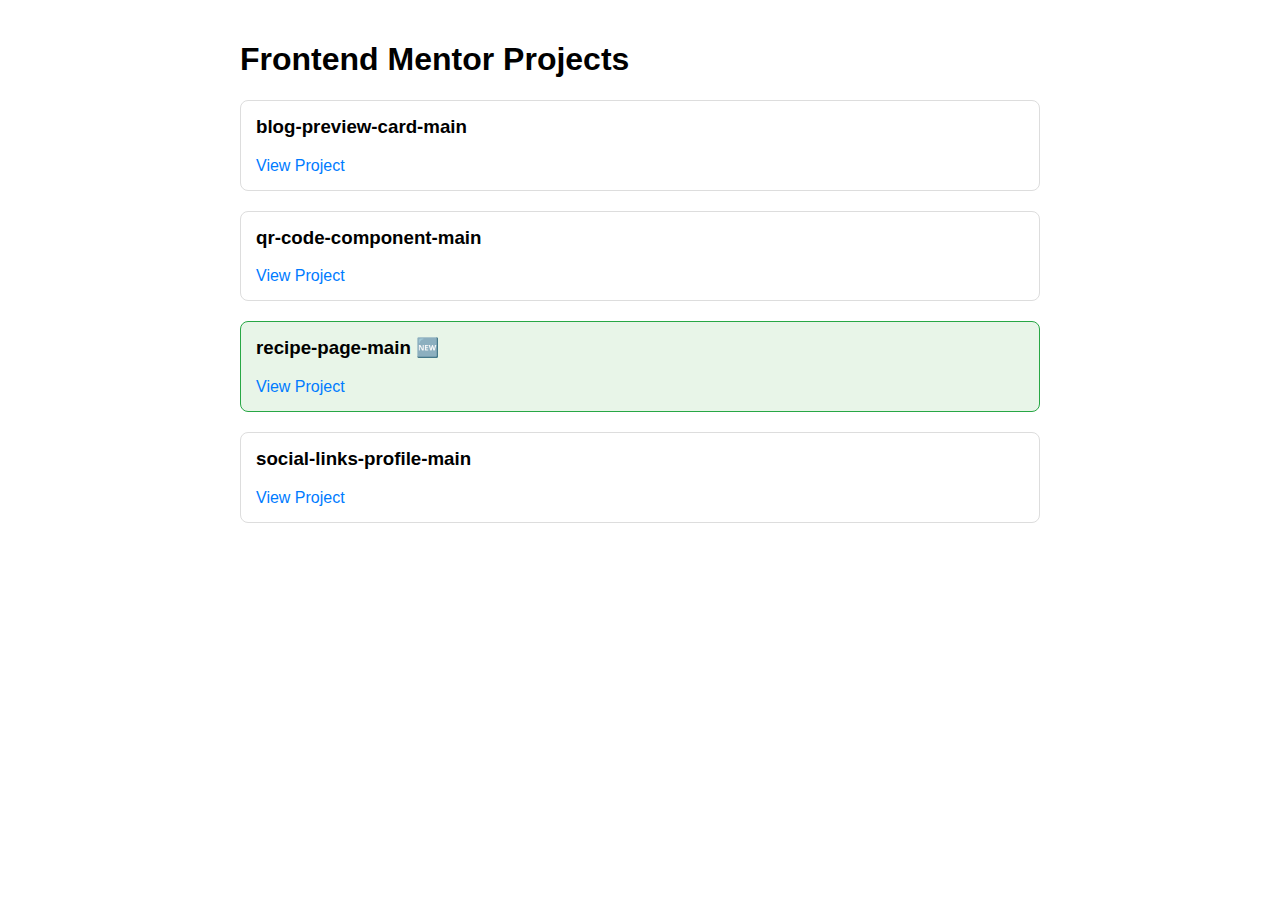
<file: index.html>
<!DOCTYPE html>
<html lang="en">
<head>
    <meta charset="UTF-8">
    <meta name="viewport" content="width=device-width, initial-scale=1.0">
    <title>Frontend Mentor Projects</title>
    <style>
        body { font-family: Arial, sans-serif; max-width: 800px; margin: 0 auto; padding: 20px; }
        .project { margin: 20px 0; padding: 15px; border: 1px solid #ddd; border-radius: 8px; }
        .project h3 { margin-top: 0; }
        .project a { color: #007bff; text-decoration: none; }
        .project a:hover { text-decoration: underline; }
        .updated { background-color: #e8f5e8; border-color: #28a745; }
    </style>
</head>
<body>
    <h1>Frontend Mentor Projects</h1>
    <div id="projects"></div>
    <script>
        // This will be populated by the workflow
    </script>
</body>
</html>
<script>
const projects = [{name:'blog-preview-card-main',updated:''},{name:'qr-code-component-main',updated:''},{name:'recipe-page-main',updated:'updated'},{name:'social-links-profile-main',updated:''}];

const projectsDiv = document.getElementById('projects');
projects.forEach(project => {
    const div = document.createElement('div');
    div.className = 'project' + (project.updated ? ' updated' : '');
    div.innerHTML = `
        <h3>${project.name} ${project.updated ? '🆕' : ''}</h3>
        <a href="./${project.name}/" target="_blank">View Project</a>
    `;
    projectsDiv.appendChild(div);
});
</script>
</body>
</html>
</file>
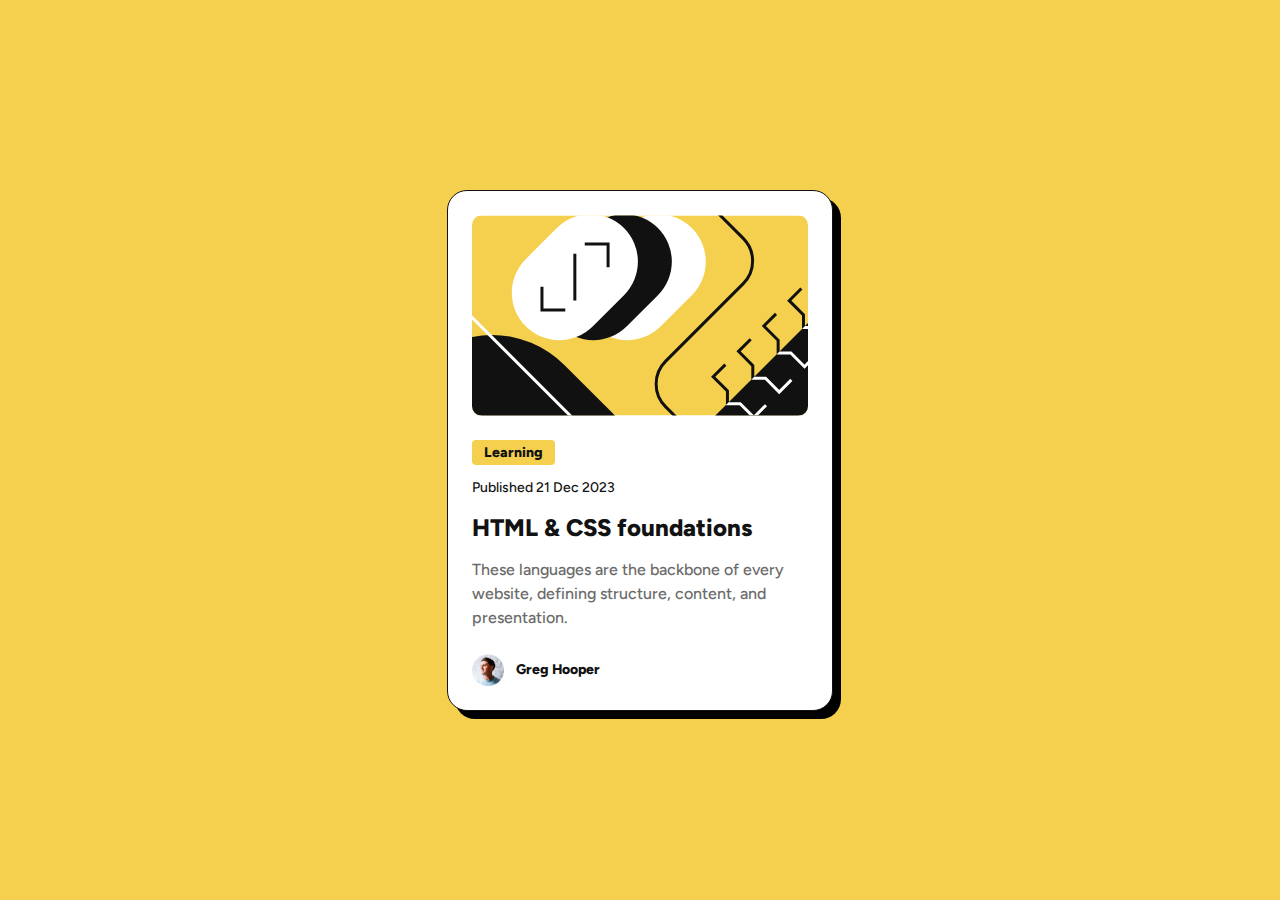
<file: blog-preview-card-main/index.html>
<!DOCTYPE html>
<html lang="en">
  <head>
    <meta charset="UTF-8" />
    <meta name="viewport" content="width=device-width, initial-scale=1.0" />
    <!-- displays site properly based on user's device -->

    <link
      rel="icon"
      type="image/png"
      sizes="32x32"
      href="./assets/images/favicon-32x32.png"
    />

    <title>Frontend Mentor | Blog preview card</title>

    <link rel="stylesheet" href="./styles.css" />
  </head>
  <body>
    <main class="blog-preview-container">
      <section class="blog-preview-card">
        <img
          src="./assets/images/illustration-article.svg"
          alt="illustration-article"
          class="blog-preview-image"
        />
        <div class="content">
          <strong class="tag">Learning</strong>
          <p class="published-date">
            Published <time datetime="2023-12-21">21 Dec 2023</time>
          </p>
          <h2 class="title">HTML & CSS foundations</h2>
          <p class="description">
            These languages are the backbone of every website, defining
            structure, content, and presentation.
          </p>
        </div>
        <div class="author-container">
          <img
            src="./assets/images/image-avatar.webp"
            alt="author-avatar"
            class="author-avatar"
          />
          <span class="author-name">Greg Hooper</span>
        </div>
      </section>
    </main>

    <!-- <div class="attribution">
    Challenge by <a href="https://www.frontendmentor.io?ref=challenge" target="_blank">Frontend Mentor</a>. 
    Coded by <a href="#">Your Name Here</a>.
  </div> -->
  </body>
</html>
</file>
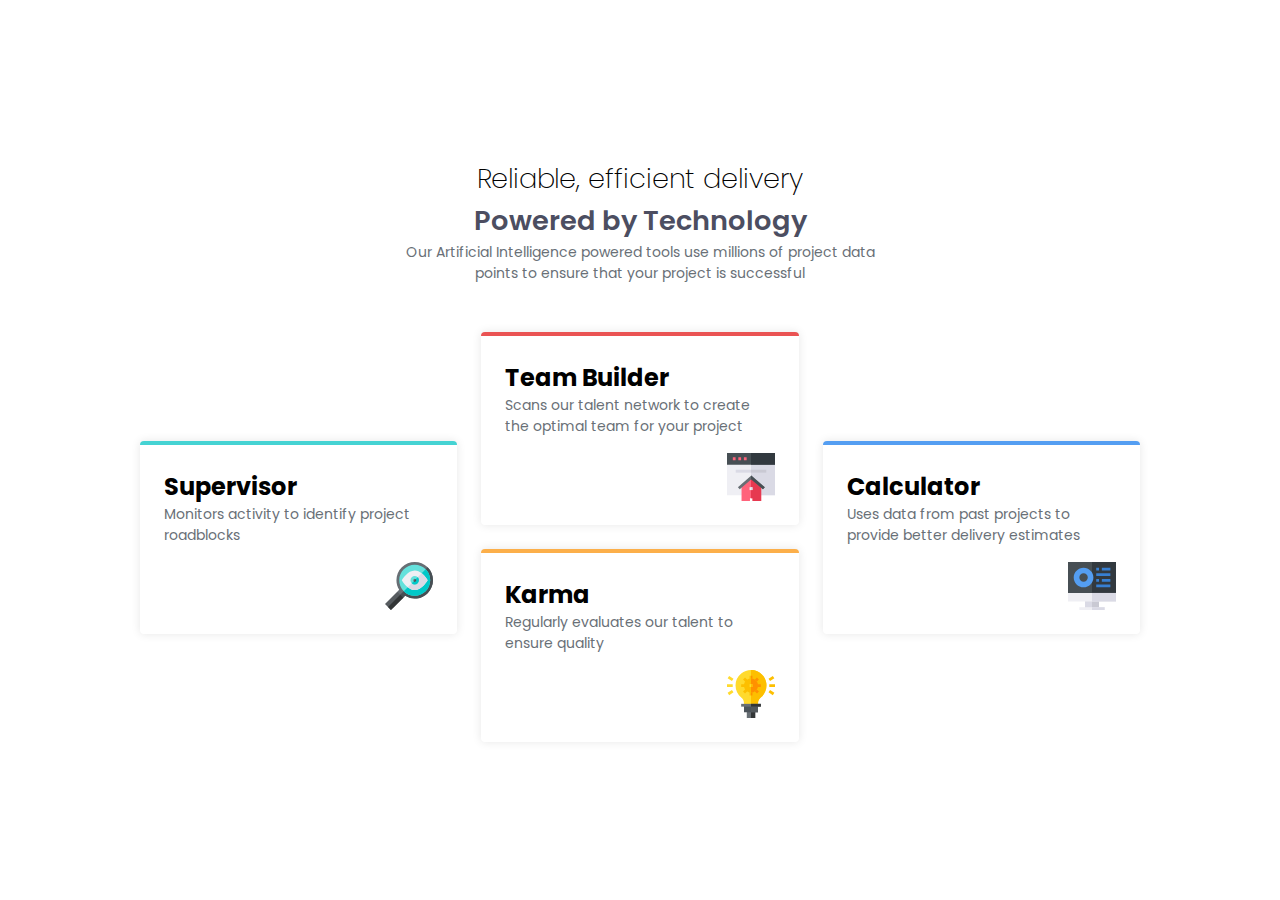
<file: four-card-feature-section-master/index.html>
<!DOCTYPE html>
<html lang="en">
  <head>
    <meta charset="UTF-8" />
    <meta name="viewport" content="width=device-width, initial-scale=1.0" />
    <!-- displays site properly based on user's device -->

    <link
      rel="icon"
      type="image/png"
      sizes="32x32"
      href="./images/favicon-32x32.png"
    />

    <link rel="preconnect" href="https://fonts.googleapis.com" />
    <link rel="preconnect" href="https://fonts.gstatic.com" crossorigin />
    <link
      href="https://fonts.googleapis.com/css2?family=Poppins:ital,wght@0,100;0,200;0,300;0,400;0,500;0,600;0,700;0,800;0,900;1,100;1,200;1,300;1,400;1,500;1,600;1,700;1,800;1,900&display=swap"
      rel="stylesheet"
    />

    <link rel="stylesheet" href="./styles.css" />

    <title>Frontend Mentor | Four card feature section</title>
  </head>
  <body>
    <main class="container">
      <section class="intro">
        <h1>
          <p class="title">Reliable, efficient delivery</p>
          <p class="subtitle">Powered by Technology</p>
        </h1>
        <p class="description">
          Our Artificial Intelligence powered tools use millions of project data
          points to ensure that your project is successful
        </p>
      </section>
      <div class="card-grids">
        <section class="card supervisor-card">
          <h2>Supervisor</h2>
          <p>Monitors activity to identify project roadblocks</p>
          <img
            src="./images/icon-supervisor.svg"
            alt="Supervisor"
            class="card-image"
          />
        </section>

        <section class="card team-builder-card">
          <h2>Team Builder</h2>
          <p>
            Scans our talent network to create the optimal team for your project
          </p>
          <img
            src="./images/icon-team-builder.svg"
            alt="Team Builder"
            class="card-image"
          />
        </section>
        <section class="card karma-card">
          <h2>Karma</h2>
          <p>Regularly evaluates our talent to ensure quality</p>
          <img src="./images/icon-karma.svg" alt="Karma" class="card-image" />
        </section>
        <section class="card calculator-card">
          <h2>Calculator</h2>
          <p>
            Uses data from past projects to provide better delivery estimates
          </p>
          <img
            src="./images/icon-calculator.svg"
            alt="Calculator"
            class="card-image"
          />
        </section>
      </div>
    </main>
  </body>
</html>
</file>
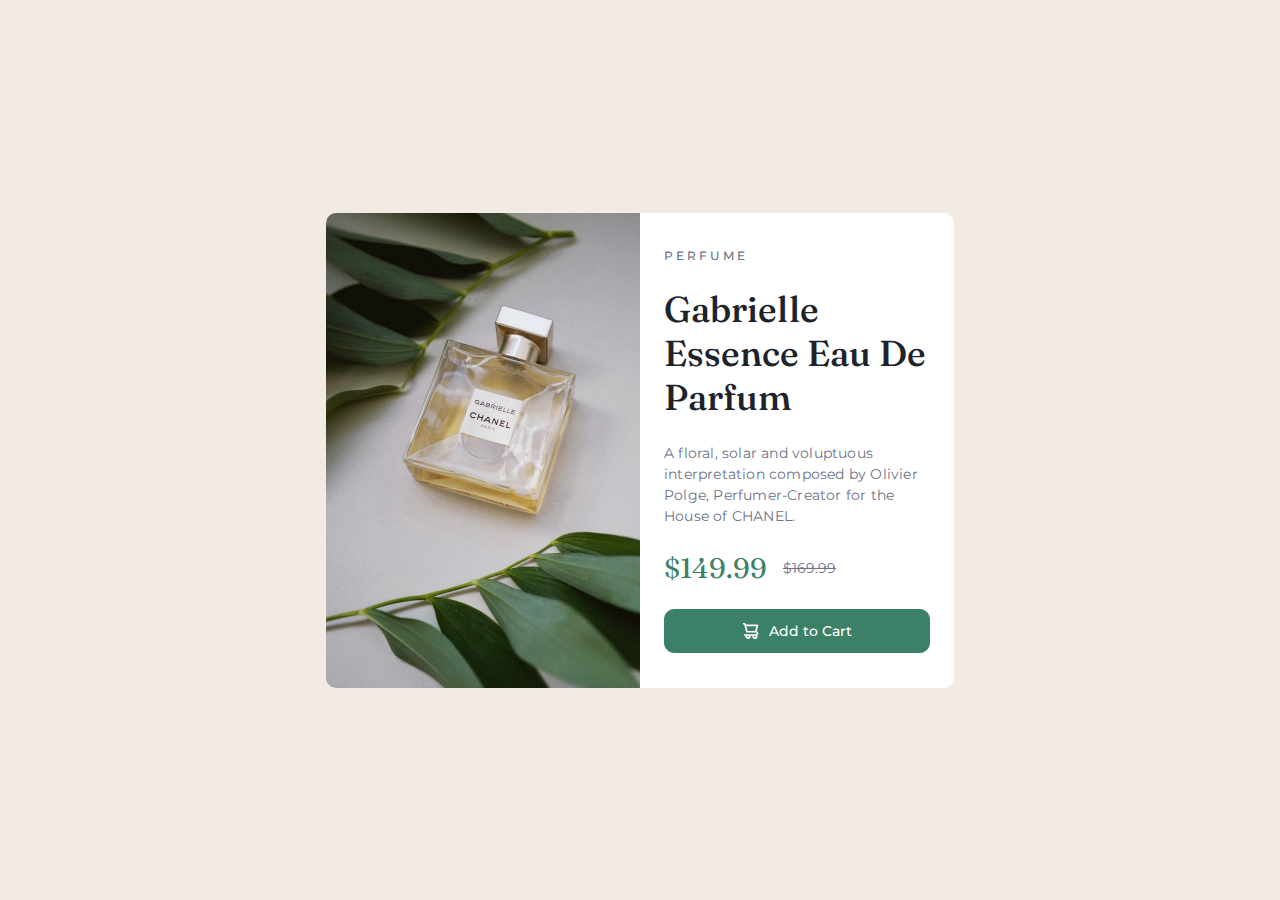
<file: product-preview-card-component/index.html>
<!DOCTYPE html>
<html lang="en">
  <head>
    <meta charset="UTF-8" />
    <meta name="viewport" content="width=device-width, initial-scale=1.0" />
    <!-- displays site properly based on user's device -->

    <link
      rel="icon"
      type="image/png"
      sizes="32x32"
      href="./images/favicon-32x32.png"
    />

    <link rel="stylesheet" href="./styles.css" />
    <link rel="preconnect" href="https://fonts.googleapis.com" />
    <link rel="preconnect" href="https://fonts.gstatic.com" crossorigin />
    <link
      href="https://fonts.googleapis.com/css2?family=Fraunces:wght@700&family=Montserrat:wght@500;700&display=swap"
      rel="stylesheet"
    />

    <title>Frontend Mentor | Product preview card component</title>
  </head>
  <body>
    <main class="main">
      <article class="product-card">
        <picture class="product-image-container">
          <source
            media="(max-width: 600px)"
            srcset="./images/image-product-mobile.jpg"
          />
          <img
            src="./images/image-product-desktop.jpg"
            alt="product"
            class="product-image"
          />
        </picture>
        <section class="product-info">
          <p class="product-category">P E R F U M E</p>
          <h1 class="product-title">Gabrielle Essence Eau De Parfum</h1>
          <p class="product-description">
            A floral, solar and voluptuous interpretation composed by Olivier
            Polge, Perfumer-Creator for the House of CHANEL.
          </p>
          <div class="product-price">
            <p class="product-price-discount">$149.99</p>
            <span class="product-price-original">$169.99</span>
          </div>
          <button class="product-button" type="button">
            <img src="./images/icon-cart.svg" alt="cart" class="card-icon" />
            Add to Cart
          </button>
        </section>
      </article>
    </main>
  </body>
</html>
</file>
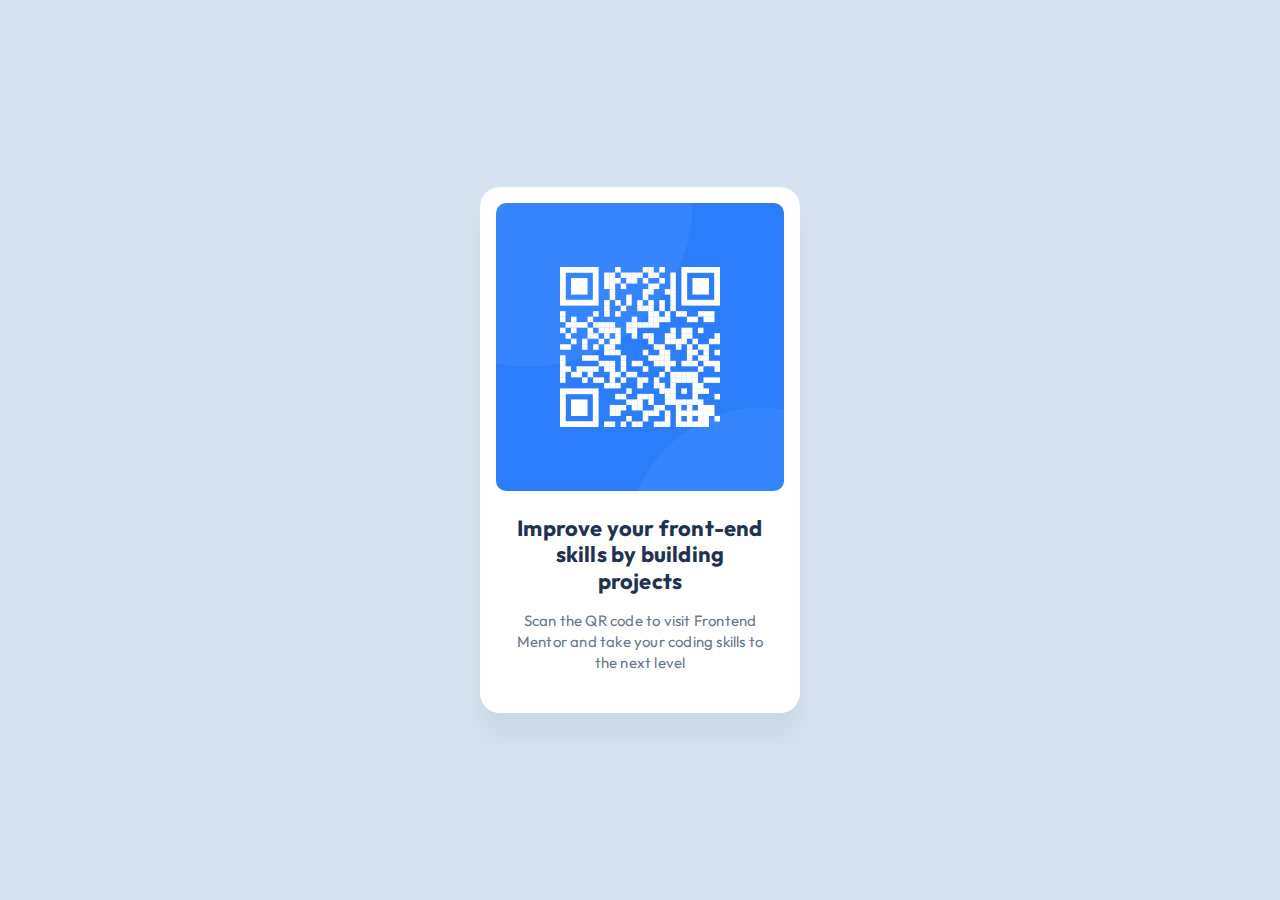
<file: qr-code-component-main/index.html>
<!DOCTYPE html>
<html lang="en">
  <head>
    <meta charset="UTF-8" />
    <meta name="viewport" content="width=device-width, initial-scale=1.0" />
    <!-- displays site properly based on user's device -->

    <link rel="preconnect" href="https://fonts.googleapis.com" />
    <link rel="preconnect" href="https://fonts.gstatic.com" crossorigin />
    <link
      href="https://fonts.googleapis.com/css2?family=Outfit:wght@400;700&display=swap"
      rel="stylesheet"
    />

    <link
      rel="icon"
      type="image/png"
      sizes="32x32"
      href="./images/favicon-32x32.png"
    />

    <title>Frontend Mentor | QR code component</title>

    <!-- Feel free to remove these styles or customise in your own stylesheet 👍 -->
    <link rel="stylesheet" href="styles.css" />
  </head>
  <body>
    <main class="qr-code-container">
      <section class="qr-card">
        <img src="./images/image-qr-code.png" alt="QR code" />
        <div class="qr-code-text">
          <h2>Improve your front-end skills by building projects</h2>
          <p>
            Scan the QR code to visit Frontend Mentor and take your coding
            skills to the next level
          </p>
        </div>
      </section>
    </main>

    <!-- <div class="attribution">
      Challenge by
      <a href="https://www.frontendmentor.io?ref=challenge" target="_blank"
        >Frontend Mentor</a
      >. Coded by <a href="#">Your Name Here</a>.
    </div> -->
  </body>
</html>
</file>
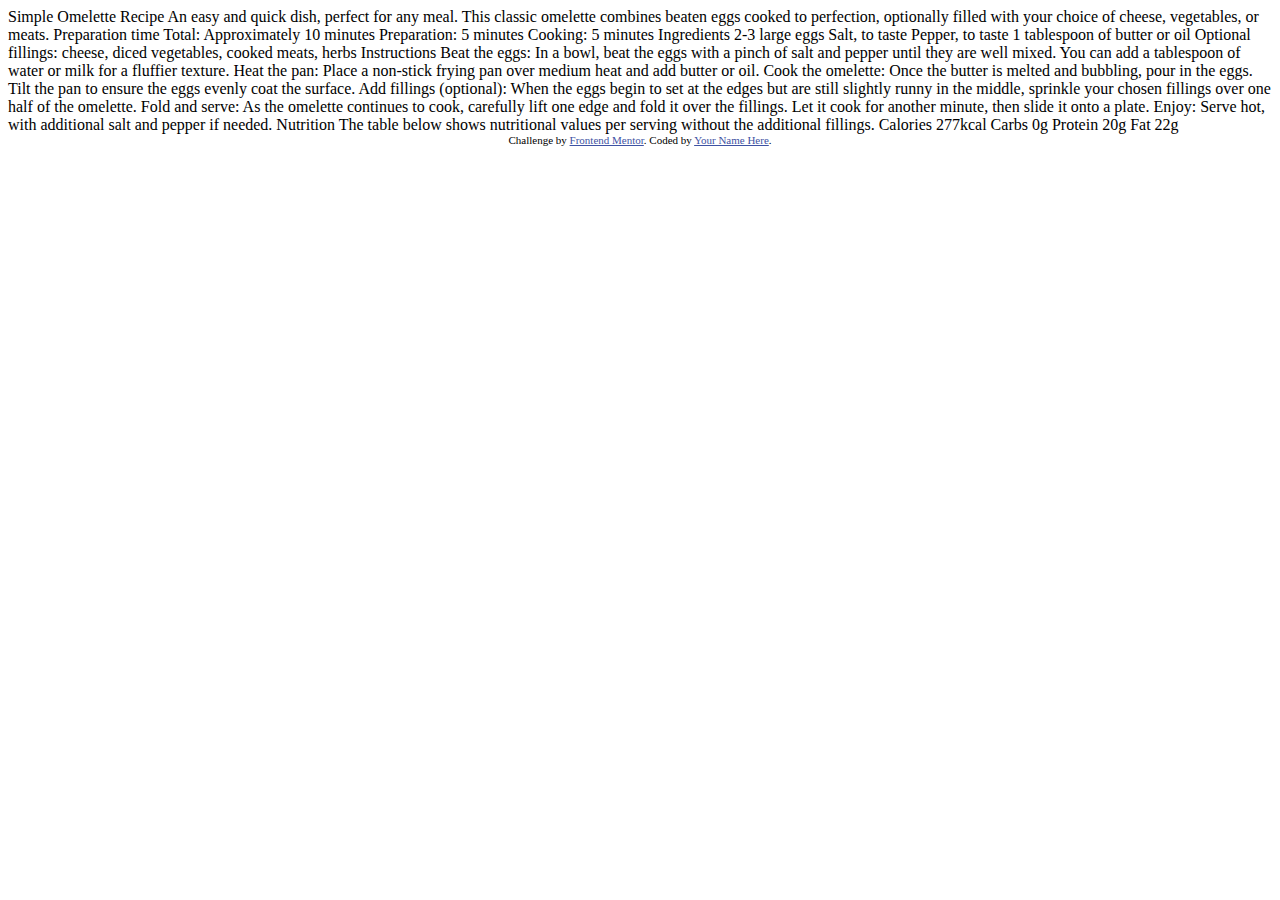
<file: recipe-page-main/index.html>
<!DOCTYPE html>
<html lang="en">
<head>
  <meta charset="UTF-8">
  <meta name="viewport" content="width=device-width, initial-scale=1.0"> <!-- displays site properly based on user's device -->

  <link rel="icon" type="image/png" sizes="32x32" href="./assets/images/favicon-32x32.png">
  
  <title>Frontend Mentor | Recipe page</title>

  <!-- Feel free to remove these styles or customise in your own stylesheet 👍 -->
  <style>
    .attribution { font-size: 11px; text-align: center; }
    .attribution a { color: hsl(228, 45%, 44%); }
  </style>
</head>
<body>

  Simple Omelette Recipe

  An easy and quick dish, perfect for any meal. This classic omelette combines beaten eggs cooked 
  to perfection, optionally filled with your choice of cheese, vegetables, or meats.

  Preparation time

  Total: Approximately 10 minutes
  Preparation: 5 minutes
  Cooking: 5 minutes

  Ingredients

  2-3 large eggs
  Salt, to taste
  Pepper, to taste
  1 tablespoon of butter or oil
  Optional fillings: cheese, diced vegetables, cooked meats, herbs

  Instructions

  Beat the eggs: In a bowl, beat the eggs with a pinch of salt and pepper until they are well mixed. 
  You can add a tablespoon of water or milk for a fluffier texture.

  Heat the pan: Place a non-stick frying pan over medium heat and add butter or oil.

  Cook the omelette: Once the butter is melted and bubbling, pour in the eggs. Tilt the pan to ensure 
  the eggs evenly coat the surface.

  Add fillings (optional): When the eggs begin to set at the edges but are still slightly runny in the 
  middle, sprinkle your chosen fillings over one half of the omelette.

  Fold and serve: As the omelette continues to cook, carefully lift one edge and fold it over the 
  fillings. Let it cook for another minute, then slide it onto a plate.

  Enjoy: Serve hot, with additional salt and pepper if needed.

  Nutrition

  The table below shows nutritional values per serving without the additional fillings.

  Calories
  277kcal

  Carbs
  0g

  Protein
  20g

  Fat
  22g
  
  <div class="attribution">
    Challenge by <a href="https://www.frontendmentor.io?ref=challenge" target="_blank">Frontend Mentor</a>. 
    Coded by <a href="#">Your Name Here</a>.
  </div>
</body>
</html>
</file>
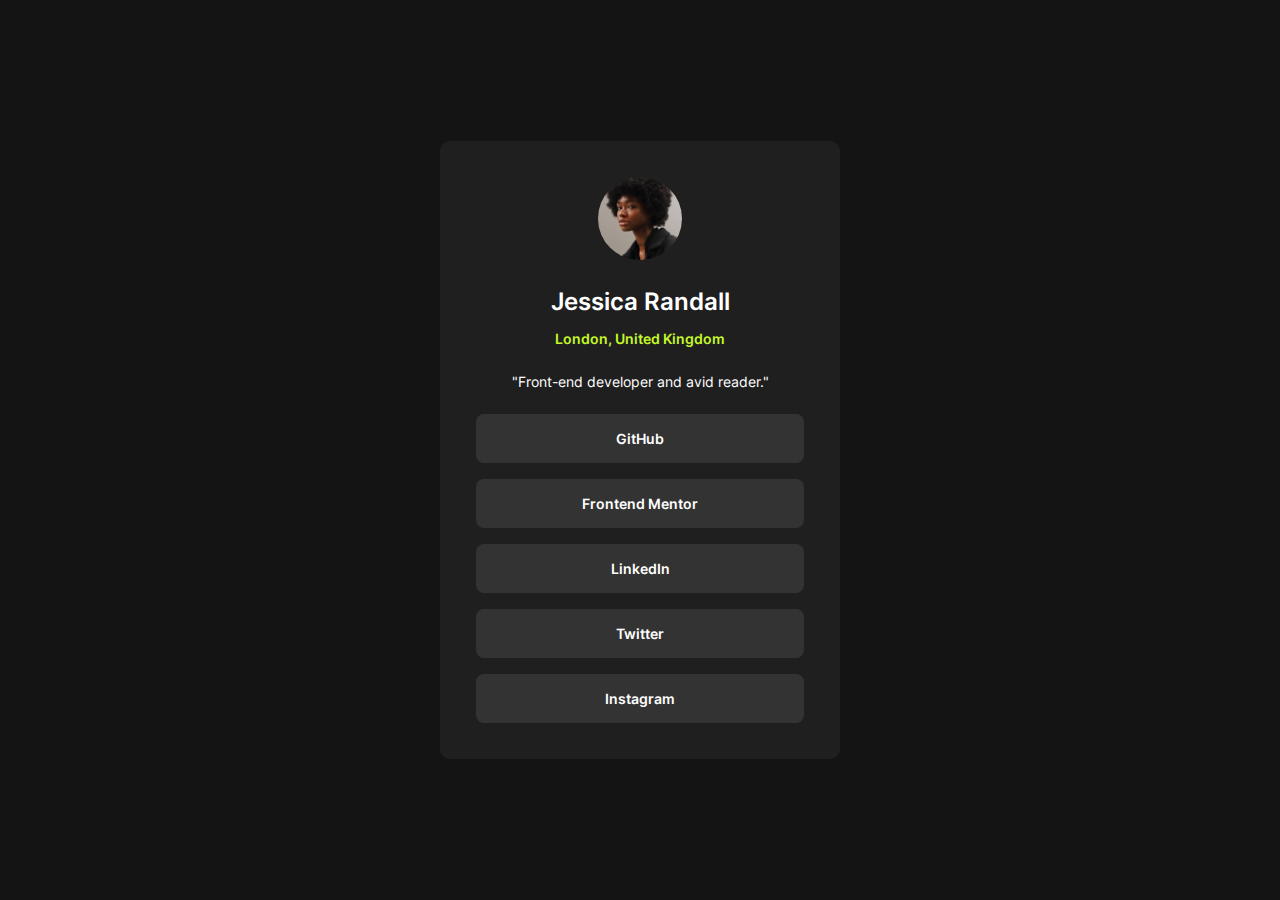
<file: social-links-profile-main/index.html>
<!DOCTYPE html>
<html lang="en">
  <head>
    <meta charset="UTF-8" />
    <meta name="viewport" content="width=device-width, initial-scale=1.0" />
    <!-- displays site properly based on user's device -->

    <link
      rel="icon"
      type="image/png"
      sizes="32x32"
      href="./assets/images/favicon-32x32.png"
    />
    <link rel="stylesheet" href="./styles.css" />

    <title>Frontend Mentor | Social links profile</title>
  </head>
  <body>
    <main class="profile-container">
      <div class="profile-card">
        <div class="profile-details">
          <div class="profile-avatar-container">
            <img
              src="./assets/images/avatar-jessica.jpeg"
              alt="social-avatar"
              class="profile-avatar"
            />
          </div>
          <div class="person-details">
            <p class="name">Jessica Randall</p>
            <p class="location">London, United Kingdom</p>
          </div>
          <p class="description">"Front-end developer and avid reader."</p>
        </div>
        <nav>
          <ul class="social-links">
            <li class="social-link" tabindex="-1">
              <a href="https://github.com" target="_blank">GitHub</a>
            </li>
            <li class="social-link" tabindex="-2">
              <a href="https://frontendmentor.io" target="_blank"
                >Frontend Mentor</a
              >
            </li>
            <li class="social-link" tabindex="-3">
              <a href="https://www.linkedin.com" target="_blank">LinkedIn</a>
            </li>
            <li class="social-link" tabindex="-4">
              <a href="https://twitter.com" target="_blank">Twitter</a>
            </li>
            <li class="social-link" tabindex="-5">
              <a href="https://www.instagram.com" target="_blank">Instagram</a>
            </li>
          </ul>
        </nav>
      </div>
    </main>
  </body>
</html>
</file>
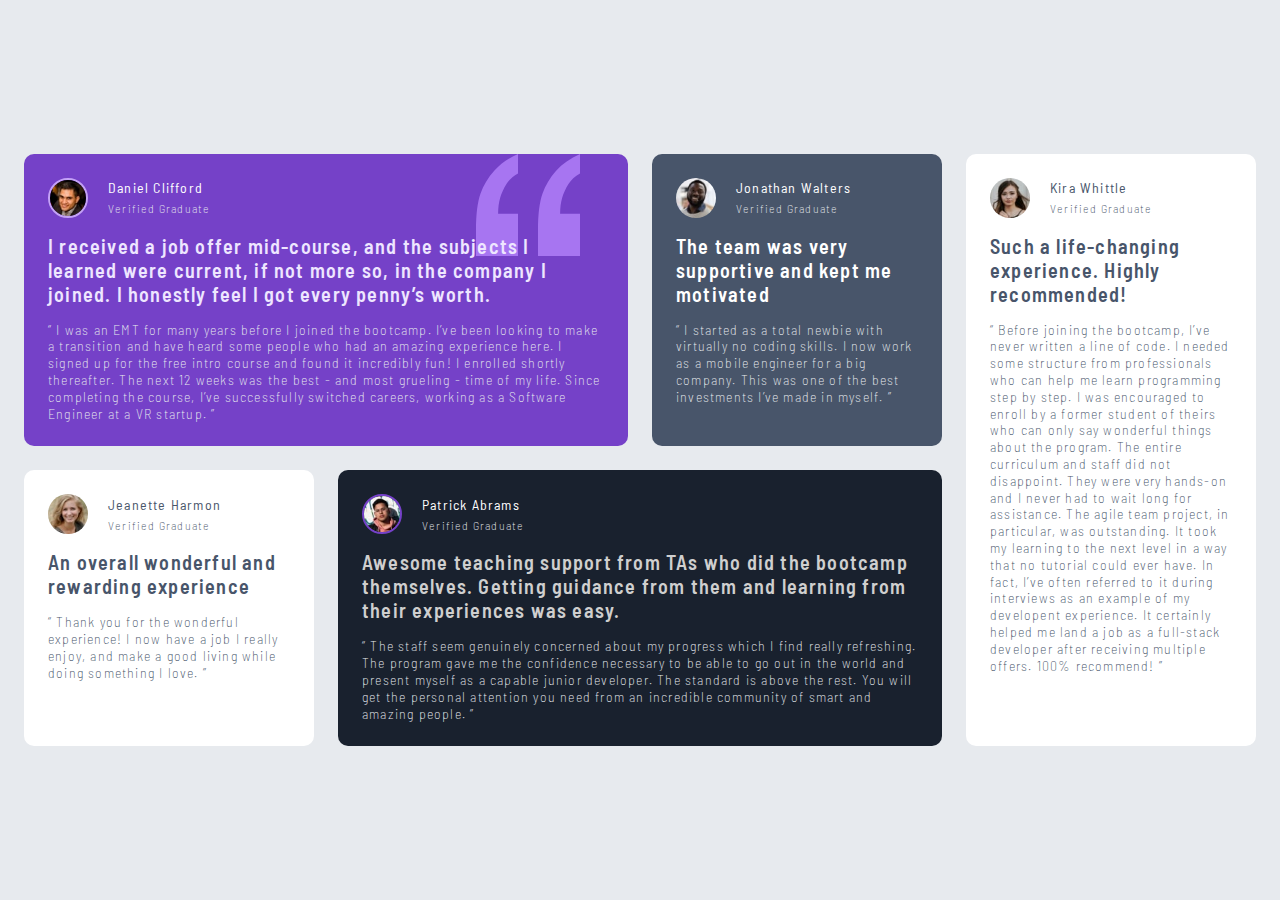
<file: testimonials-grid-section/index.html>
<!DOCTYPE html>
<html lang="en">
  <head>
    <meta charset="UTF-8" />
    <meta name="viewport" content="width=device-width, initial-scale=1.0" />

    <link
      rel="icon"
      type="image/png"
      sizes="32x32"
      href="./images/favicon-32x32.png"
    />
    <link rel="preconnect" href="https://fonts.googleapis.com" />
    <link rel="preconnect" href="https://fonts.gstatic.com" crossorigin />
    <link
      href="https://fonts.googleapis.com/css2?family=Barlow+Semi+Condensed:wght@500;600&display=swap"
      rel="stylesheet"
    />

    <link rel="stylesheet" href="./styles.css" />

    <title>Frontend Mentor | k1v4zz</title>
  </head>
  <body>
    <main>
      <div class="testimonials__grid">
        <div class="testimonial__card testimonial__card--daniel">
          <div class="testimonial__card-header">
            <img
              src="./images/image-daniel.jpg"
              alt="avatar"
              class="testimonial__profile-avatar testimonial__profile-avatar--daniel"
            />
            <div class="testimonial__profile-info">
              <p class="testimonial__profile-name">Daniel Clifford</p>
              <p class="testimonial__profile-role">Verified Graduate</p>
            </div>
          </div>
          <img
            src="./images/bg-pattern-quotation.svg"
            alt="quote"
            class="testimonial__quote-icon"
          />
          <p class="testimonial__review testimonial__review--daniel">
            I received a job offer mid-course, and the subjects I learned were
            current, if not more so, in the company I joined. I honestly feel I
            got every penny’s worth.
          </p>
          <p class="testimonial__quote testimonial__quote--daniel">
            “ I was an EMT for many years before I joined the bootcamp. I’ve
            been looking to make a transition and have heard some people who had
            an amazing experience here. I signed up for the free intro course
            and found it incredibly fun! I enrolled shortly thereafter. The next
            12 weeks was the best - and most grueling - time of my life. Since
            completing the course, I’ve successfully switched careers, working
            as a Software Engineer at a VR startup. ”
          </p>
        </div>
        <div class="testimonial__card testimonial__card--jonathan">
          <div class="testimonial__card-header">
            <img
              src="./images/image-jonathan.jpg"
              alt="avatar"
              class="testimonial__profile-avatar"
            />
            <div class="testimonial__profile-info">
              <p class="testimonial__profile-name">Jonathan Walters</p>
              <p class="testimonial__profile-role">Verified Graduate</p>
            </div>
          </div>
          <p class="testimonial__review">
            The team was very supportive and kept me motivated
          </p>
          <p class="testimonial__quote">
            “ I started as a total newbie with virtually no coding skills. I now
            work as a mobile engineer for a big company. This was one of the
            best investments I’ve made in myself. ”
          </p>
        </div>
        <div class="testimonial__card testimonial__card--jeanette">
          <div class="testimonial__card-header">
            <img
              src="./images/image-jeanette.jpg"
              alt="avatar"
              class="testimonial__profile-avatar"
            />
            <div class="testimonial__profile-info">
              <p class="testimonial__profile-name">Jeanette Harmon</p>
              <p class="testimonial__profile-role">Verified Graduate</p>
            </div>
          </div>
          <p class="testimonial__review">
            An overall wonderful and rewarding experience
          </p>
          <p class="testimonial__quote">
            “ Thank you for the wonderful experience! I now have a job I really
            enjoy, and make a good living while doing something I love. ”
          </p>
        </div>
        <div class="testimonial__card testimonial__card--patrick">
          <div class="testimonial__card-header">
            <img
              src="./images/image-patrick.jpg"
              alt="avatar"
              class="testimonial__profile-avatar testimonial__profile-avatar--patrick"
            />
            <div class="testimonial__profile-info">
              <p class="testimonial__profile-name">Patrick Abrams</p>
              <p class="testimonial__profile-role">Verified Graduate</p>
            </div>
          </div>
          <p class="testimonial__review testimonial__review--patrick">
            Awesome teaching support from TAs who did the bootcamp themselves.
            Getting guidance from them and learning from their experiences was
            easy.
          </p>
          <p class="testimonial__quote">
            “ The staff seem genuinely concerned about my progress which I find
            really refreshing. The program gave me the confidence necessary to
            be able to go out in the world and present myself as a capable
            junior developer. The standard is above the rest. You will get the
            personal attention you need from an incredible community of smart
            and amazing people. ”
          </p>
        </div>
        <div class="testimonial__card testimonial__card--kira">
          <div class="testimonial__card-header">
            <img
              src="./images/image-kira.jpg"
              alt="avatar"
              class="testimonial__profile-avatar"
            />
            <div class="testimonial__profile-info">
              <p class="testimonial__profile-name">Kira Whittle</p>
              <p class="testimonial__profile-role">Verified Graduate</p>
            </div>
          </div>
          <p class="testimonial__review">
            Such a life-changing experience. Highly recommended!
          </p>
          <p class="testimonial__quote">
            “ Before joining the bootcamp, I’ve never written a line of code. I
            needed some structure from professionals who can help me learn
            programming step by step. I was encouraged to enroll by a former
            student of theirs who can only say wonderful things about the
            program. The entire curriculum and staff did not disappoint. They
            were very hands-on and I never had to wait long for assistance. The
            agile team project, in particular, was outstanding. It took my
            learning to the next level in a way that no tutorial could ever
            have. In fact, I’ve often referred to it during interviews as an
            example of my developent experience. It certainly helped me land a
            job as a full-stack developer after receiving multiple offers. 100%
            recommend! ”
          </p>
        </div>
      </div>
    </main>
  </body>
</html>
</file>
<file: blog-preview-card-main/styles.css>
* {
  margin: 0;
  padding: 0;
}

@font-face {
  font-family: "Figtree";
  src: url(./assets/fonts/static/Figtree-ExtraBold.ttf);
  font-weight: 800;
  font-style: normal;
}

@font-face {
  font-family: "Figtree";
  src: url(./assets/fonts/static/Figtree-Medium.ttf);
  font-weight: 500;
  font-style: normal;
}

body {
  background-color: hsl(47, 88%, 63%);
  display: flex;
  align-items: center;
  min-height: 100vh;
  font-family: "Figtree";
  color: hsl(0, 0%, 7%);
}

.blog-preview-container {
  background-color: hsl(0, 0%, 100%);
  margin: 0 auto;
  border-radius: 20px;
  box-shadow: 8px 8px 0 black;
  border: 1px solid hsl(0, 0%, 7%);
  max-width: 384px;
  width: 100%;
}

.blog-preview-card {
  padding: 24px;
  display: flex;
  flex-direction: column;
  gap: 24px;
}

.tag {
  background-color: hsl(47, 88%, 63%);
  padding: 4px 12px;
  width: fit-content;
  border-radius: 4px;
  font-weight: 800;
}

.published-date {
  line-height: 150%;
  font-weight: 500;
}

.title {
  font-size: 24px;
  font-weight: 800;
  line-height: 150%;
}

.title:hover {
  color: hsl(47, 88%, 63%);
  cursor: pointer;
}

.description {
  color: hsl(0, 0%, 42%);
  font-size: 16px;
  line-height: 150%;
}

.content {
  display: flex;
  flex-direction: column;
  gap: 12px;
}

.author-container {
  display: flex;
  gap: 12px;
  align-items: center;
}

.author-avatar {
  width: 32px;
  height: 32px;
}

.author-name {
  font-weight: 800;
  line-height: 150%;
}

.blog-preview-image {
  width: 100%;
  border-radius: 10px;
}

@media (max-width: 400px) {
  .blog-preview-container {
    margin: 0 24px;
  }
}

.author-name,
.published-date,
.tag {
  font-size: 14px;
}
</file>
<file: four-card-feature-section-master/styles.css>
* {
  margin: 0;
  padding: 0;
  box-sizing: border-box;
}

:root {
  /* Primary */
  --color-red: hsl(0, 78%, 62%);
  --color-cyan: hsl(180, 62%, 55%);
  --color-orange: hsl(34, 97%, 64%);
  --color-blue: hsl(212, 86%, 64%);

  /* Neutral */
  --color-grey-500: hsl(234, 12%, 34%);
  --color-grey-400: hsl(212, 6%, 44%);
  --color-white: hsl(0, 0%, 100%);
}

body {
  font-family: "Poppins", sans-serif;
  min-height: 100vh;
  display: flex;
  align-items: center;
  justify-content: center;
  background-color: var(--color-white);
}

.container {
  display: flex;
  flex-direction: column;
  margin: 24px;
  gap: 48px;
  max-width: 1000px;
}

.intro {
  display: flex;
  flex-direction: column;
  text-align: center;
}

.title,
.subtitle,
.description {
  text-align: center;
}

.description {
  max-width: 478px;
  margin: 0 auto;
}

.title {
  color: var(--color-grey-200);
  font-size: clamp(1.375rem, 1.5vw + 0.5rem, 2rem);
  font-weight: 200;
}

.subtitle {
  color: var(--color-grey-500);
  font-size: clamp(1.375rem, 1.5vw + 0.5rem, 2rem);
  font-weight: 600;
}

.description {
  color: var(--color-grey-400);
  font-size: 0.875rem;
  font-weight: 400;
}

.card {
  display: flex;
  flex-direction: column;
  padding: 24px;
  border-radius: 4px;
  background-color: var(--color-white);
  box-shadow: 0 0 10px 0 rgba(0, 0, 0, 0.1);
}

.card-image {
  align-self: flex-end;
  width: 48px;
  height: 48px;
  margin-top: 16px;
}

.card-grids {
  display: grid;
  grid-template-columns: repeat(3, 1fr);
  align-items: center;
  gap: 24px;
}

.supervisor-card {
  border-top: 4px solid var(--color-cyan);
  grid-row: 1 / 3;
}

.team-builder-card {
  border-top: 4px solid var(--color-red);
}

.karma-card {
  border-top: 4px solid var(--color-orange);
}

.calculator-card {
  border-top: 4px solid var(--color-blue);
  grid-row: 1 / 3;
  grid-column: 3 / 4;
}

.team-builder-card,
.karma-card {
  grid-column: 2 / 3;
}

.card p {
  font-size: 0.875rem;
  font-weight: 400;
  color: var(--color-grey-400);
}

.card h3 {
  font-size: 1.125rem;
  font-weight: 600;
  color: var(--color-grey-500);
}

@media (max-width: 1024px) {
  .card-grids {
    grid-template-columns: repeat(2, 1fr);
  }
  .supervisor-card,
  .calculator-card {
    grid-row: auto;
  }

  .calculator-card {
    grid-column: auto;
  }

  .team-builder-card {
    grid-column: 2;
  }

  .karma-card {
    grid-column: 1;
  }

  .card-grids {
    align-items: normal;
  }
}

@media (max-width: 768px) {
  .card-grids {
    grid-template-columns: 1fr;
  }

  .supervisor-card,
  .calculator-card,
  .team-builder-card,
  .karma-card {
    grid-column: 1;
    grid-row: auto;
  }
}
</file>
<file: product-preview-card-component/styles.css>
* {
  padding: 0;
  margin: 0;
  box-sizing: border-box;
}

:root {
  /* Primary Colors */
  --green-500: hsl(158, 36%, 37%);
  --green-700: hsl(158, 42%, 18%);

  /* Neutral Colors */
  --black: hsl(212, 21%, 14%);
  --grey: hsl(228, 12%, 48%);
  --cream: hsl(30, 38%, 92%);
  --white: hsl(0, 0%, 100%);
}

body {
  min-height: 100vh;
  display: flex;
  align-items: center;
  justify-content: center;
  background-color: var(--cream);
  font-family: "Fraunces";
}

.main {
  margin: 0 24px;
}

.product-card {
  background-color: var(--white);
  max-width: 628px;
  width: 100%;
  display: flex;
  border-radius: 10px;
  overflow: hidden;
}

.product-info {
  width: 50%;
  display: flex;
  flex-direction: column;
  justify-content: center;
  padding: 0 24px;
  gap: 24px;
}

.product-image {
  width: 100%;
  height: 100%;
  object-fit: cover;
}

.product-image-container {
  width: 50%;
}

.product-category {
  font-family: "Montserrat";
  font-weight: 500;
  font-size: 12px;
  color: var(--grey);
}

.product-title {
  font-weight: 500;
  font-size: 36px;
  color: var(--black);
}

.product-description {
  color: var(--grey);
  font-family: "Montserrat";
  font-size: 14px;
  line-height: 150%;
  letter-spacing: 0.2px;
}

.product-price {
  display: flex;
  align-items: center;
  gap: 16px;
}

.product-price-discount {
  font-size: 28px;
  color: var(--green-500);
}

.product-price-original {
  font-family: "Montserrat";
  text-decoration: line-through;
  color: var(--grey);
  font-size: 14px;
}

.product-button {
  display: inline-flex;
  align-items: center;
  justify-content: center;
  gap: 10px;
  padding: 12px;
  border-radius: 10px;
  font-size: 14px;
  font-family: "Montserrat";
  font-weight: 500;
  color: var(--white);
  background-color: var(--green-500);
  border: 1px solid var(--green-500);
}

.product-button:hover {
  background-color: var(--green-700);
  cursor: pointer;
}

.card-icon {
  width: 16px;
  height: 16px;
}

@media (max-width: 600px) {
  .product-card {
    max-width: 100%;
    display: flex;
    flex-direction: column;
  }
  .product-info {
    width: 100%;
    padding: 24px;
  }
  .product-image-container {
    width: 100%;
  }
}
</file>
<file: qr-code-component-main/styles.css>
.attribution {
  font-size: 11px;
  text-align: center;
}
.attribution a {
  color: hsl(228, 45%, 44%);
}

* {
  margin: 0;
  padding: 0;
}

body {
  background-color: #d5e1ef;
  font-family: "Outfit", sans-serif;
  min-height: 100vh;
  display: flex;
  align-items: center;
}

.qr-code-container {
  width: 100%;
  margin: 0 auto;
  max-width: 320px;
}

.qr-card img {
  width: 100%;
  height: auto;
  border-radius: 10px;
}

.qr-card {
  background-color: hsl(0, 0%, 100%);
  display: flex;
  flex-direction: column;
  align-items: center;
  padding: 16px;
  border-radius: 20px;
  gap: 24px;
  box-shadow: 0px 25px 25px rgba(0, 0, 0, 0.04);
}

.qr-code-text {
  display: flex;
  flex-direction: column;
  gap: 16px;
  padding: 0 16px 24px;
}

.qr-code-text * {
  text-align: center;
}

.qr-code-text h2 {
  font-size: 22px;
  font-weight: 700;
  line-height: 120%;
  color: hsl(218, 44%, 22%);
  letter-spacing: 0.2px;
}

.qr-code-text p {
  font-size: 15px;
  font-weight: 400;
  color: hsl(216, 15%, 48%);
  line-height: 140%;
  letter-spacing: 0.2px;
}

@media (max-width: 350px) {
  .qr-card {
    margin: 0 1em;
  }
}
</file>
<file: social-links-profile-main/styles.css>
* {
  margin: 0;
  padding: 0;
}

:root {
  --green: hsl(75, 94%, 57%);
  --white: hsl(0, 0%, 100%);
  --grey-700: hsl(0, 0%, 20%);
  --grey-800: hsl(0, 0%, 12%);
  --grey-900: hsl(0, 0%, 8%);
}

@font-face {
  font-family: "Inter";
  src: url(./assets//fonts/static/Inter-Regular.ttf);
  font-weight: 400;
  font-style: normal;
}

@font-face {
  font-family: "Inter";
  src: url(./assets//fonts/static/Inter-SemiBold.ttf);
  font-weight: 600;
}

@font-face {
  font-family: "Inter";
  src: url(./assets//fonts/static/Inter-Bold.ttf);
  font-weight: 700;
  font-style: normal;
}

body {
  min-height: 100vh;
  background-color: var(--grey-900);
  display: flex;
  align-items: center;
  font-family: "Inter";
}

a {
  text-decoration: none;
}

ul {
  list-style-type: none;
}

.profile-container {
  margin: 0 auto;
  background-color: var(--grey-800);
  padding: 36px;
  max-width: 328px;
  width: 100%;
  display: flex;
  justify-content: center;
  border-radius: 10px;
}

.profile-avatar-container {
  display: flex;
  justify-content: center;
}

.profile-card {
  width: 100%;
  display: flex;
  flex-direction: column;
  gap: 24px;
}

.profile-details {
  display: flex;
  flex-direction: column;
  gap: 24px;
}

.profile-avatar {
  width: 83.5px;
  height: 83.5px;
  border-radius: 100px;
}

.person-details {
  display: flex;
  flex-direction: column;
  gap: 8px;
  text-align: center;
}

.social-links {
  display: flex;
  flex-direction: column;
  text-align: center;
  gap: 16px;
}

.name,
.description,
a {
  color: var(--white);
}

.name {
  font-size: 24px;
  font-weight: 600;
  line-height: 150%;
}

.location {
  color: var(--green);
  font-size: 14px;
  font-weight: 600;
  line-height: 150%;
}

.description {
  font-size: 14px;
  font-weight: 400;
  text-align: center;
}

.social-link {
  font-weight: 600;
  font-size: 14px;
  padding: 16px;
  border-radius: 8px;
  background-color: var(--grey-700);
}

li:hover {
  background-color: var(--green);
  cursor: pointer;
}

li:hover a {
  color: var(--grey-900);
  font-weight: 700;
}

@media (max-width: 400px) {
  .profile-container {
    margin: 0 20px;
  }
}
</file>
<file: testimonials-grid-section/styles.css>
* {
  margin: 0;
  padding: 0;
  box-sizing: border-box;
}

:root {
  --purple-50: hsl(260, 100%, 95%);
  --purple-300: hsl(264, 82%, 80%);
  --purple-500: hsl(263, 55%, 52%);
  --white: hsl(0, 0%, 100%);
  --grey-100: hsl(214, 17%, 92%);
  --grey-200: hsl(0, 0%, 81%);
  --grey-400: hsl(224, 10%, 45%);
  --grey-500: hsl(217, 19%, 35%);
  --dark-blue: hsl(219, 29%, 14%);
  --black: hsl(0, 0%, 7%);
}

body {
  min-height: 100vh;
  background-color: var(--grey-100);
  font-family: "Barlow Semi Condensed", sans-serif;
  display: flex;
}

main {
  display: flex;
  flex-direction: column;
  justify-content: center;
  margin: 0 auto;
}

p {
  line-height: 120%;
  letter-spacing: 1.2px;
}

/* Grid Layout */
.testimonials__grid {
  display: grid;
  grid-template-columns: repeat(4, 1fr);
  gap: 24px;
  width: 100%;
  max-width: 1440px;
  padding: 24px;
}

/* Base Card Styles */
.testimonial__card {
  display: flex;
  flex-direction: column;
  gap: 16px;
  padding: 24px;
  border-radius: 10px;
  background-color: var(--purple-500);
}

.testimonial__card-header {
  display: flex;
  align-items: center;
  gap: 20px;
}

.testimonial__profile-info {
  display: flex;
  flex-direction: column;
  gap: 4px;
}

.testimonial__profile-avatar {
  width: 40px;
  height: 40px;
  border-radius: 50%;
}

/* Text Styles */
.testimonial__profile-name {
  font-size: 14px;
  color: var(--white);
}

.testimonial__profile-role {
  font-size: 12px;
  color: var(--grey-100);
  font-weight: 200;
}

.testimonial__review {
  font-size: 20px;
  color: var(--white);
  font-weight: 600;
}

.testimonial__quote {
  font-size: 14px;
  color: var(--grey-100);
  font-weight: 200;
}

/* Grid Positioning */
.testimonial__card--daniel {
  grid-column: 1 / 3;
  position: relative;
  z-index: 1;
}

.testimonial__card--jonathan {
  background-color: var(--grey-500);
}

.testimonial__card--patrick {
  background-color: var(--dark-blue);
  grid-column: 2 / 4;
}

.testimonial__card--kira {
  grid-row: 1 / 3;
  grid-column: 4 / 5;
}

/* White Card Variants */
.testimonial__card--kira,
.testimonial__card--jeanette {
  background-color: var(--white);
}

.testimonial__card--kira p,
.testimonial__card--jeanette p,
.testimonial__card--kira .testimonial__profile-name,
.testimonial__card--jeanette .testimonial__profile-name,
.testimonial__card--kira .testimonial__profile-role,
.testimonial__card--jeanette .testimonial__profile-role {
  color: var(--grey-500);
}

/* Avatar Borders */
.testimonial__profile-avatar--daniel {
  border: 2px solid var(--purple-300);
}

.testimonial__profile-avatar--patrick {
  border: 2px solid var(--purple-500);
}

/* Daniel Card Special Styles */
.testimonial__quote-icon {
  position: absolute;
  top: 0;
  right: 48px;
  z-index: -1;
}

.testimonial__review--daniel {
  color: var(--purple-50);
}

.testimonial__quote--daniel {
  color: var(--grey-100);
}

.testimonial__review--patrick {
  color: var(--grey-200);
}

/* Responsive Design */
@media (max-width: 1260px) {
  .testimonials__grid {
    grid-template-columns: repeat(2, 1fr);
  }

  .testimonial__card--daniel {
    grid-column: 1 / 2;
  }

  .testimonial__card--jonathan {
    grid-column: 2 / 3;
  }

  .testimonial__card--patrick {
    grid-column: auto;
    grid-row: auto;
  }

  .testimonial__card--kira {
    grid-column: 1 / 3;
    grid-row: auto;
  }
}

@media (max-width: 768px) {
  .testimonials__grid {
    grid-template-columns: 1fr;
  }

  .testimonial__card--daniel,
  .testimonial__card--jonathan,
  .testimonial__card--patrick,
  .testimonial__card--kira {
    grid-column: 1;
    grid-row: auto;
  }
}
</file>
